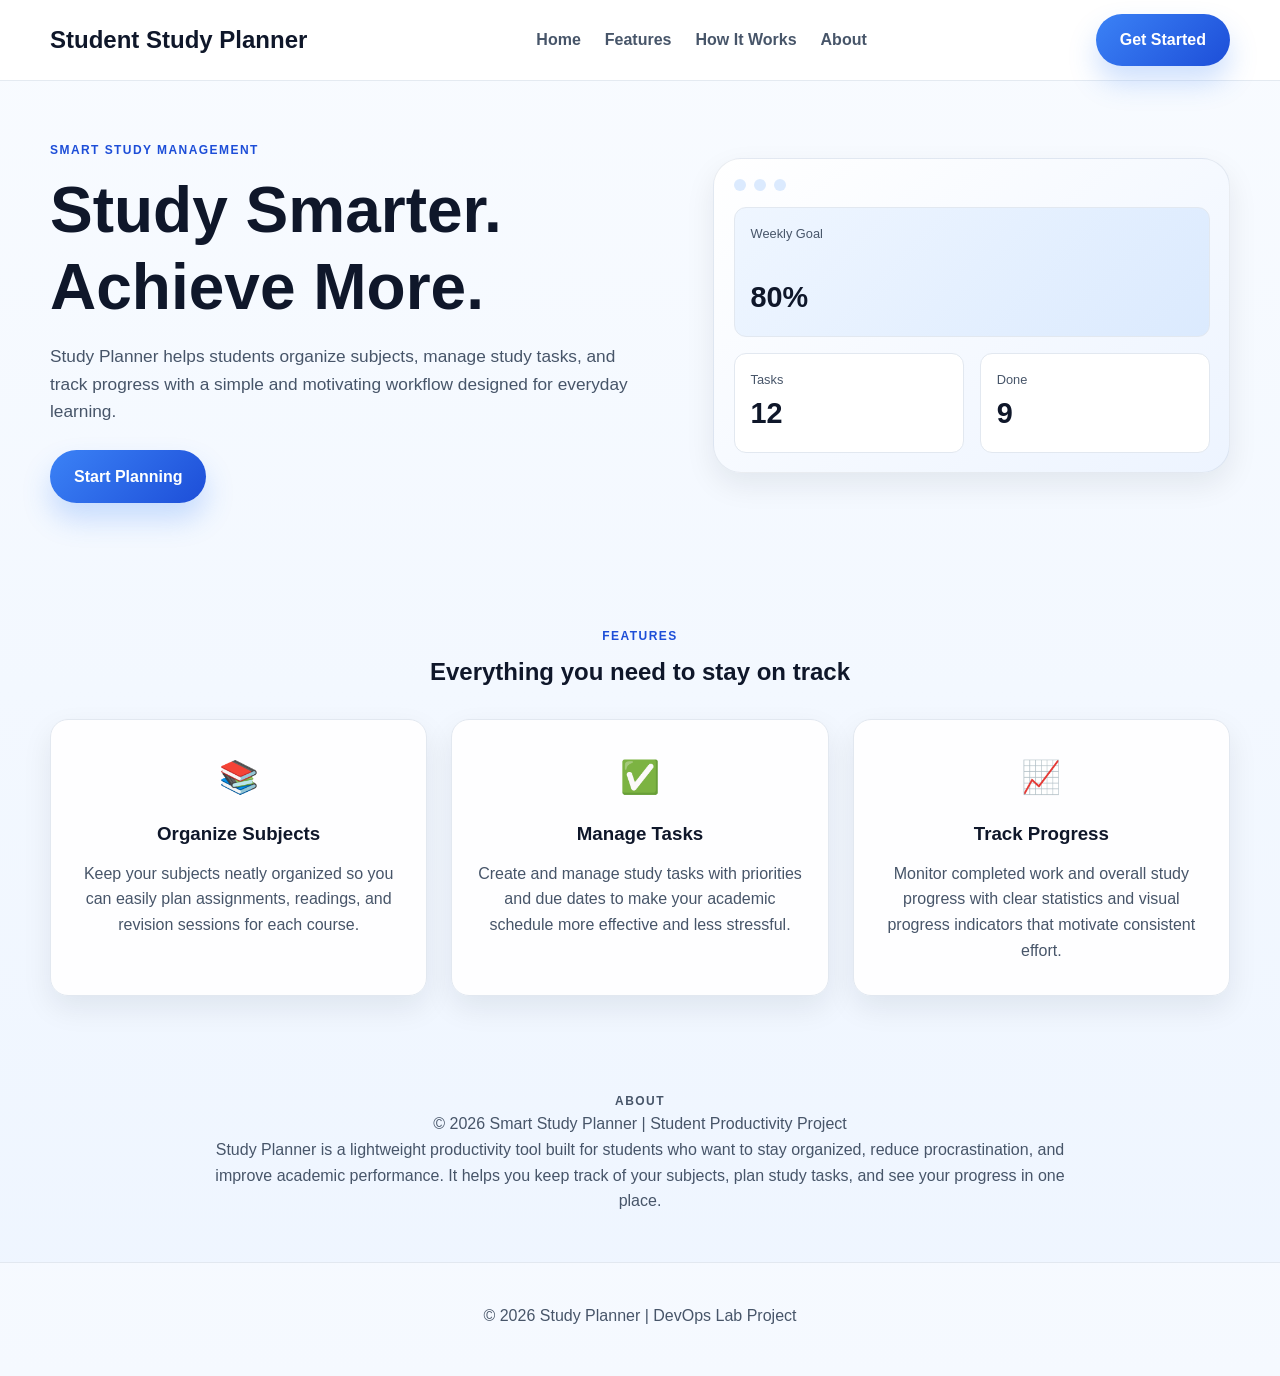
<file: index.html>
<!DOCTYPE html>
<html lang="en">
  <head>
    <meta charset="UTF-8" />
    <meta name="viewport" content="width=device-width, initial-scale=1.0" />
    <title>My Smart Study Planner</title>
    <meta
      name="description"
      content="Study Planner helps students organize subjects, manage tasks, and track academic progress."
    />
    <link rel="stylesheet" href="style.css" />
  </head>
  <body>
    <header class="site-header">
      <nav class="navbar container" aria-label="Main navigation">
        <a href="index.html" class="brand" aria-label="Study Planner home">Student Study Planner</a>
<div class="nav-links">
  <a href="#home">Home</a>
  <a href="#features">Features</a>
  <a href="#how-it-works">How It Works</a>
  <a href="#about">About</a>
</div>

        
<a href="dashboard.html" class="btn btn-primary nav-cta">Get Started</a>
      </nav>
    </header>

    <main id="home">
      <section class="hero">
        <div class="container hero-content">
          <div class="hero-text">
            <p class="eyebrow">Smart study management</p>
            <h1>
  Study Smarter.
  <span>Achieve More.</span>
</h1>

            <p class="hero-description">
              Study Planner helps students organize subjects, manage study tasks, and track
              progress with a simple and motivating workflow designed for everyday learning.
            </p>
            <div class="hero-actions">
              <a href="dashboard.html" class="btn btn-primary">Start Planning</a>
            </div>
          </div>
          <div class="hero-visual" aria-hidden="true">
            <div class="dashboard-preview">
              <div class="preview-header">
                <span class="circle"></span>
                <span class="circle"></span>
                <span class="circle"></span>
              </div>
              <div class="preview-body">
                <div class="preview-card preview-card-large">
                  <span>Weekly Goal</span>
                  <strong>80%</strong>
                </div>
                <div class="preview-row">
                  <div class="preview-card">
                    <span>Tasks</span>
                    <strong>12</strong>
                  </div>
                  <div class="preview-card">
                    <span>Done</span>
                    <strong>9</strong>
                  </div>
                </div>
              </div>
            </div>
          </div>
        </div>
      </section>

      <section id="features" class="features section">
        <div class="container">
          <div class="section-heading">
            <p class="eyebrow">Features</p>
            <h2>Everything you need to stay on track</h2>
          </div>

          <div class="feature-grid">
            <article class="feature-card">
              <div class="feature-icon">📚</div>
              <h3>Organize Subjects</h3>
              <p>
                Keep your subjects neatly organized so you can easily plan assignments,
                readings, and revision sessions for each course.
              </p>
            </article>

            <article class="feature-card">
              <div class="feature-icon">✅</div>
              <h3>Manage Tasks</h3>
              <p>
                Create and manage study tasks with priorities and due dates to make your
                academic schedule more effective and less stressful.
              </p>
            </article>

            <article class="feature-card">
              <div class="feature-icon">📈</div>
              <h3>Track Progress</h3>
              <p>
                Monitor completed work and overall study progress with clear statistics and
                visual progress indicators that motivate consistent effort.
              </p>
            </article>
          </div>
        </div>
      </section>

      <section id="about" class="about section">
        <div class="container about-content">
          <div class="about-text">
            <p class="eyebrow">About</p>
            <p>© 2026 Smart Study Planner | Student Productivity Project</p>
            <p>
              Study Planner is a lightweight productivity tool built for students who want to
              stay organized, reduce procrastination, and improve academic performance. It
              helps you keep track of your subjects, plan study tasks, and see your progress in
              one place.
            </p>
          </div>
        </div>
      </section>
    </main>

    <footer class="site-footer">
      <div class="container footer-content">
        <p>© 2026 Study Planner | DevOps Lab Project</p>
      </div>
    </footer>
  </body>
</html>
</file>
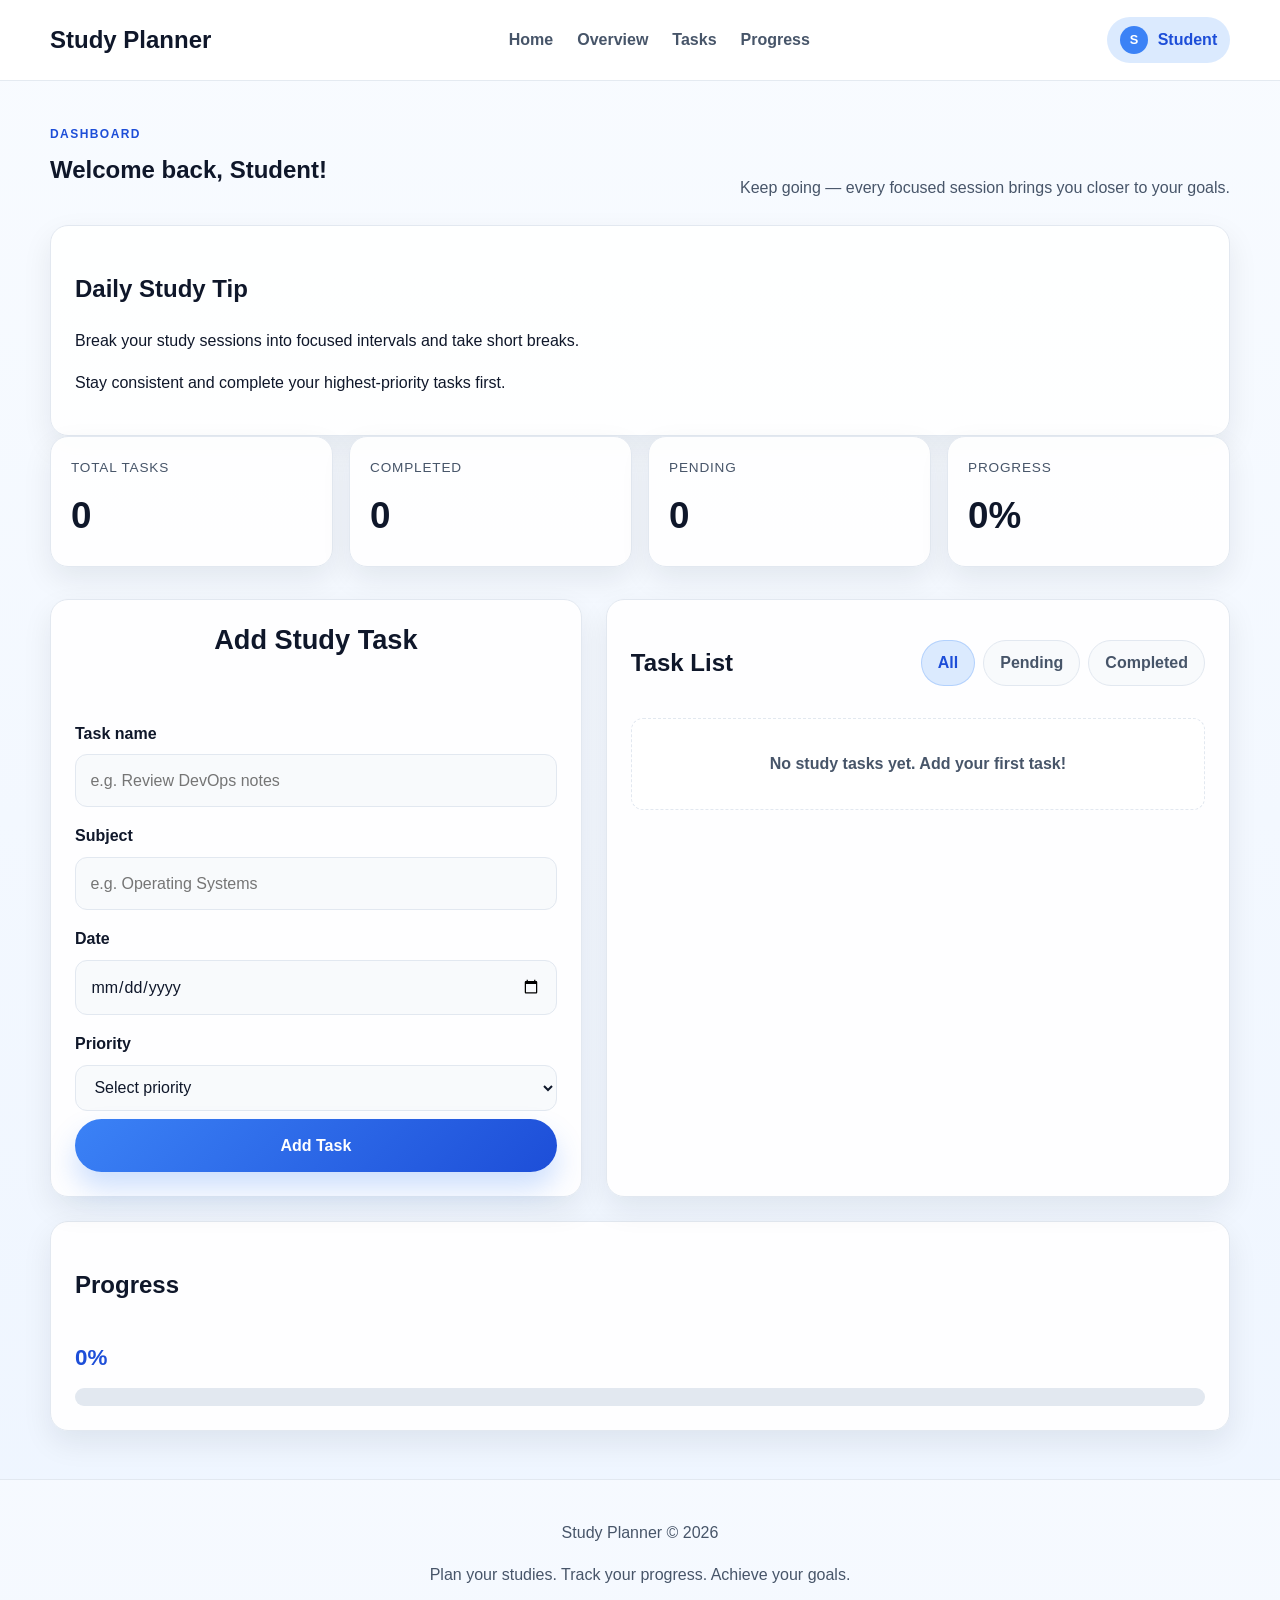
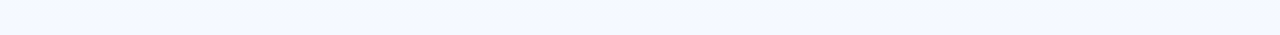
<file: dashboard.html>
<!DOCTYPE html>
<html lang="en">
  <head>
    <meta charset="UTF-8" />
    <meta name="viewport" content="width=device-width, initial-scale=1.0" />
   <title>Study Planner | Student Dashboard</title>
    <meta
      name="description"
      content="Study Planner dashboard for managing subjects, tasks, priorities, and study progress."
    />
    <link rel="stylesheet" href="style.css" />
  </head>
  <body>
    <header class="site-header dashboard-header">
      <nav class="navbar container" aria-label="Dashboard navigation">
        <a href="index.html" class="brand" aria-label="Study Planner home">Study Planner</a>
<div class="nav-links">
  <a href="index.html">Home</a>
  <a href="#dashboard-overview">Overview</a>
  <a href="#tasks">Tasks</a>
  <a href="#progress-heading">Progress</a>
</div>

              <div class="profile-badge" aria-label="Student profile">
          <span class="profile-dot">S</span>
          <span>Student</span>
        </div>
      </nav>
    </header>

    <main id="dashboard-overview" class="dashboard-main container">
      <section class="welcome-section">
        <div>
          <p class="eyebrow">Dashboard</p>
          <h1>Welcome back, Student!</h1>
        </div>
        <p class="welcome-message">Keep going — every focused session brings you closer to your goals.</p>
      </section>
      <section class="panel study-tip">
        <h2>Daily Study Tip</h2>
        <p>Break your study sessions into focused intervals and take short breaks.</p>
        <p>Stay consistent and complete your highest-priority tasks first.</p>
      </section>
      <section class="stats-grid" aria-label="Study statistics">
        <article class="stat-card">
          <span class="stat-label">Total Tasks</span>
          <strong id="totalTasks">0</strong>
        </article>
        <article class="stat-card">
          <span class="stat-label">Completed</span>
          <strong id="completedTasks">0</strong>
        </article>
        <article class="stat-card">
          <span class="stat-label">Pending</span>
          <strong id="pendingTasks">0</strong>
        </article>
        <article class="stat-card">
          <span class="stat-label">Progress</span>
          <strong id="progressValue">0%</strong>
        </article>
      </section>

      <section class="dashboard-layout">
        <div class="panel">
          <section class="task-form-section" aria-labelledby="add-task-heading">
            <div class="section-heading inline-heading">
              <h2 id="add-task-heading">Add Study Task</h2>
            </div>

            <form id="task-form" novalidate>
              <div class="form-grid">
                <div class="field-group">
                  <label for="taskName">Task name</label>
                  <input id="taskName" name="taskName" type="text" placeholder="e.g. Review DevOps notes" required />
                </div>

                <div class="field-group">
                  <label for="subject">Subject</label>
                  <input id="subject" name="subject" type="text" placeholder="e.g. Operating Systems" required />
                </div>

                <div class="field-group">
                  <label for="taskDate">Date</label>
                  <input id="taskDate" name="taskDate" type="date" required />
                </div>

                <div class="field-group">
                  <label for="priority">Priority</label>
                  <select id="priority" name="priority" required>
                    <option value="">Select priority</option>
                    <option value="High">High</option>
                    <option value="Medium">Medium</option>
                    <option value="Low">Low</option>
                  </select>
                </div>
              </div>

              <button type="submit" class="btn btn-primary task-submit">Add Task</button>
            </form>
          </section>
        </div>

        <div class="panel tasks-panel" id="tasks">
          <div class="section-header tasks-header">
            <h2>Task List</h2>
            <div class="filter-group" aria-label="Filter tasks">
              <button class="filter-btn active" type="button" data-filter="all">All</button>
              <button class="filter-btn" type="button" data-filter="pending">Pending</button>
              <button class="filter-btn" type="button" data-filter="completed">Completed</button>
            </div>
          </div>

          <div id="taskList" class="task-list" aria-live="polite"></div>
        </div>
      </section>

      <section class="panel progress-panel" aria-labelledby="progress-heading">
        <div class="section-header">
          <h2 id="progress-heading">Progress</h2>
        </div>
        <div class="progress-meta">
          <span id="progressText">0%</span>
        </div>
        <div class="progress-bar" aria-label="Task progress bar" aria-valuemin="0" aria-valuemax="100">
          <div id="progressBar" class="progress-fill" style="width: 0%"></div>
        </div>
      </section>
    </main>
	<footer class="site-footer">
      <p>Study Planner &copy; 2026</p>
      <p>Plan your studies. Track your progress. Achieve your goals.</p>
    </footer>

    <script src="script.js"></script>
  </body>
</html>
</file>
<file: style.css>
:root {
  --primary: #3b82f6;
  --primary-dark: #1d4ed8;
  --primary-soft: #dbeafe;
  --secondary: #0f172a;
  --muted: #475569;
  --surface: #ffffff;
  --surface-alt: #f8fafc;
  --border: #e2e8f0;
  --success: #10b981;
  --success-soft: #d1fae5;
  --warning: #f59e0b;
  --warning-soft: #fef3c7;
  --danger: #ef4444;
  --danger-soft: #fee2e2;
  --shadow: 0 12px 30px rgba(15, 23, 42, 0.08);
  --radius: 18px;
  --radius-sm: 12px;
  --container: 1180px;
  --space-xs: 0.5rem;
  --space-sm: 0.75rem;
  --space-md: 1rem;
  --space-lg: 1.5rem;
  --space-xl: 2rem;
  --space-2xl: 3rem;
}

* {
  box-sizing: border-box;
}

html {
  scroll-behavior: smooth;
}

body {
  margin: 0;
  font-family: Arial, Helvetica, sans-serif;
  background: linear-gradient(180deg, #f8fbff 0%, #eef5ff 100%);
  color: var(--secondary);
  line-height: 1.6;
}

a {
  color: inherit;
  text-decoration: none;
}

img {
  max-width: 100%;
  display: block;
}

button,
input,
select {
  font: inherit;
}

.container {
  width: min(var(--container), calc(100% - 2rem));
  margin: 0 auto;
}

.section {
  padding: var(--space-2xl) 0;
}

.site-header {
  position: sticky;
  top: 0;
  background: rgba(255, 255, 255, 0.9);
  backdrop-filter: blur(10px);
  border-bottom: 1px solid rgba(226, 232, 240, 0.9);
  z-index: 20;
}

.navbar {
  display: flex;
  align-items: center;
  justify-content: space-between;
  min-height: 80px;
  gap: 1rem;
}

.brand {
  font-size: 1.5rem;
  font-weight: 700;
  color: var(--secondary);
}

.nav-links {
  display: flex;
  align-items: center;
  gap: 1.5rem;
  color: var(--muted);
  font-weight: 600;
}

.nav-links a {
  transition: color 0.2s ease;
}

.nav-links a:hover,
.nav-links a:focus-visible {
  color: var(--primary);
}

.btn {
  display: inline-flex;
  align-items: center;
  justify-content: center;
  border: none;
  border-radius: 999px;
  padding: 0.85rem 1.5rem;
  font-weight: 700;
  cursor: pointer;
  transition: transform 0.2s ease, box-shadow 0.2s ease, background 0.2s ease;
}

.btn:hover,
.btn:focus-visible {
  transform: translateY(-1px);
}

.btn-primary {
  background: linear-gradient(135deg, var(--primary) 0%, var(--primary-dark) 100%);
  color: var(--surface);
  box-shadow: 0 16px 28px rgba(59, 130, 246, 0.25);
}

.btn-primary:hover,
.btn-primary:focus-visible {
  box-shadow: 0 18px 30px rgba(59, 130, 246, 0.32);
}

.hero {
  padding: var(--space-2xl) 0 4rem;
}

.hero-content {
  display: grid;
  grid-template-columns: 1.1fr 0.9fr;
  align-items: center;
  gap: 2rem;
}

.eyebrow {
  text-transform: uppercase;
  letter-spacing: 0.12em;
  font-size: 0.75rem;
  color: var(--primary-dark);
  font-weight: 700;
  margin-bottom: 0.75rem;
}

.hero-text h1,
.section-heading h2,
.about-text h2,
.welcome-section h1 {
  margin: 0 0 1rem;
  line-height: 1.2;
}

.hero-text h1 {
  font-size: clamp(2.5rem, 5vw, 4rem);
  max-width: 650px;
}

.hero-description {
  max-width: 600px;
  color: var(--muted);
  font-size: 1.08rem;
  margin-bottom: 1.5rem;
}

.hero-actions {
  display: flex;
  gap: 1rem;
  flex-wrap: wrap;
}

.dashboard-preview {
  background: linear-gradient(145deg, #ffffff 0%, #edf4ff 100%);
  border: 1px solid rgba(148, 163, 184, 0.2);
  border-radius: 28px;
  box-shadow: var(--shadow);
  padding: 1.2rem;
}

.preview-header {
  display: flex;
  gap: 0.5rem;
  margin-bottom: 1rem;
}

.circle {
  width: 12px;
  height: 12px;
  border-radius: 50%;
  background: #dbeafe;
}

.preview-body {
  display: grid;
  gap: 1rem;
}

.preview-card {
  background: var(--surface);
  border-radius: var(--radius-sm);
  border: 1px solid var(--border);
  padding: 1rem;
  min-height: 90px;
  display: flex;
  flex-direction: column;
  justify-content: space-between;
}

.preview-card-large {
  min-height: 130px;
  background: linear-gradient(135deg, #eff6ff 0%, #dbeafe 100%);
}

.preview-card span {
  color: var(--muted);
  font-size: 0.8rem;
}

.preview-card strong {
  font-size: 1.8rem;
}

.preview-row {
  display: grid;
  grid-template-columns: repeat(2, minmax(0, 1fr));
  gap: 1rem;
}

.section-heading {
  text-align: center;
  margin-bottom: 2rem;
}

.feature-grid {
  display: grid;
  grid-template-columns: repeat(3, minmax(0, 1fr));
  gap: 1.5rem;
}

.feature-card,
.stat-card,
.panel {
  background: rgba(255, 255, 255, 0.92);
  border: 1px solid var(--border);
  border-radius: var(--radius);
  box-shadow: var(--shadow);
}

.feature-card {
  padding: 2rem 1.5rem;
  text-align: center;
}

.feature-icon {
  font-size: 2rem;
  margin-bottom: 1rem;
}

.feature-card h3 {
  margin: 0 0 0.75rem;
}

.feature-card p,
.about-text p {
  margin: 0;
  color: var(--muted);
}

.about-content {
  max-width: 860px;
  margin: 0 auto;
  text-align: center;
}

.site-footer {
  padding: 1.5rem 0 2rem;
  text-align: center;
  color: var(--muted);
  border-top: 1px solid var(--border);
  background: rgba(255, 255, 255, 0.4);
}

.dashboard-main {
  padding: 2rem 0 3rem;
}

.welcome-section {
  display: flex;
  align-items: end;
  justify-content: space-between;
  gap: 1rem;
  margin-bottom: 1.5rem;
}

.welcome-message {
  color: var(--muted);
  margin: 0;
}

.stats-grid {
  display: grid;
  grid-template-columns: repeat(4, minmax(0, 1fr));
  gap: 1rem;
  margin-bottom: 2rem;
}

.stat-card {
  padding: 1.25rem;
  display: flex;
  flex-direction: column;
  gap: 0.5rem;
}

.stat-label {
  color: var(--muted);
  font-size: 0.85rem;
  text-transform: uppercase;
  letter-spacing: 0.06em;
}

.stat-card strong {
  font-size: clamp(1.6rem, 3vw, 2.3rem);
}

.dashboard-layout {
  display: grid;
  grid-template-columns: 0.92fr 1.08fr;
  gap: 1.5rem;
  margin-bottom: 1.5rem;
}

.panel {
  padding: 1.5rem;
}

.task-form-section {
  display: flex;
  flex-direction: column;
  gap: 1rem;
}

.inline-heading h2 {
  margin: 0;
  font-size: 1.7rem;
}

.form-grid {
  display: grid;
  grid-template-columns: 1fr;
  gap: 1rem;
  margin-top: 1rem;
}

.field-group {
  display: flex;
  flex-direction: column;
  gap: 0.5rem;
}

.field-group label {
  font-weight: 600;
}

.field-group input,
.field-group select {
  width: 100%;
  padding: 0.8rem 0.9rem;
  border-radius: var(--radius-sm);
  border: 1px solid var(--border);
  background: var(--surface-alt);
  color: var(--secondary);
  transition: border-color 0.2s ease, box-shadow 0.2s ease;
}

.field-group input:focus,
.field-group select:focus {
  outline: none;
  border-color: var(--primary);
  box-shadow: 0 0 0 4px rgba(59, 130, 246, 0.12);
}

.task-submit {
  margin-top: 0.5rem;
  width: 100%;
}

.section-header {
  display: flex;
  align-items: center;
  justify-content: space-between;
  gap: 1rem;
  margin-bottom: 1rem;
}

.tasks-header {
  flex-wrap: wrap;
}

.filter-group {
  display: flex;
  gap: 0.5rem;
  flex-wrap: wrap;
}

.filter-btn {
  border: 1px solid var(--border);
  background: var(--surface-alt);
  color: var(--muted);
  padding: 0.6rem 1rem;
  border-radius: 999px;
  cursor: pointer;
  font-weight: 600;
  transition: all 0.2s ease;
}

.filter-btn.active {
  background: var(--primary-soft);
  border-color: rgba(59, 130, 246, 0.25);
  color: var(--primary-dark);
}

.task-list {
  display: grid;
  gap: 1rem;
}

.task-item {
  border: 1px solid var(--border);
  border-radius: var(--radius-sm);
  background: var(--surface-alt);
  padding: 1rem;
  display: grid;
  gap: 0.9rem;
  transition: transform 0.2s ease, border-color 0.2s ease;
}

.task-item:hover {
  transform: translateY(-1px);
  border-color: rgba(59, 130, 246, 0.18);
}

.task-item.completed {
  background: linear-gradient(135deg, #f0fdf4 0%, #ecfdf5 100%);
  border-color: rgba(16, 185, 129, 0.24);
}

.task-top {
  display: flex;
  justify-content: space-between;
  gap: 0.75rem;
  align-items: start;
}

.task-meta {
  display: flex;
  flex-wrap: wrap;
  gap: 0.5rem 0.75rem;
  color: var(--muted);
  font-size: 0.9rem;
}

.task-name {
  margin: 0;
  font-size: 1.15rem;
}

.task-item.completed .task-name {
  text-decoration: line-through;
  color: rgba(15, 23, 42, 0.7);
}

.priority-badge {
  display: inline-flex;
  align-items: center;
  justify-content: center;
  padding: 0.35rem 0.7rem;
  border-radius: 999px;
  font-weight: 700;
  font-size: 0.75rem;
}

.priority-high {
  background: var(--danger-soft);
  color: var(--danger);
}

.priority-medium {
  background: var(--warning-soft);
  color: #b45309;
}

.priority-low {
  background: var(--success-soft);
  color: #047857;
}

.task-status {
  display: inline-flex;
  align-items: center;
  gap: 0.35rem;
  padding: 0.35rem 0.7rem;
  border-radius: 999px;
  font-size: 0.75rem;
  font-weight: 700;
}

.status-pending {
  background: var(--warning-soft);
  color: #b45309;
}

.status-completed {
  background: var(--success-soft);
  color: #047857;
}

.task-actions {
  display: flex;
  gap: 0.65rem;
  flex-wrap: wrap;
}

.action-btn {
  border: none;
  border-radius: 10px;
  padding: 0.7rem 1rem;
  cursor: pointer;
  font-weight: 700;
  transition: transform 0.2s ease, opacity 0.2s ease;
}

.action-btn:hover,
.action-btn:focus-visible {
  transform: translateY(-1px);
}

.complete-btn {
  background: var(--success-soft);
  color: #047857;
}

.delete-btn {
  background: var(--danger-soft);
  color: var(--danger);
}

.empty-state {
  border: 1px dashed var(--border);
  border-radius: var(--radius-sm);
  background: rgba(255, 255, 255, 0.5);
  padding: 2rem 1rem;
  text-align: center;
  color: var(--muted);
  font-weight: 600;
}

.progress-panel {
  margin-top: 1rem;
}

.progress-meta {
  margin-bottom: 0.75rem;
  font-size: 1.4rem;
  font-weight: 700;
  color: var(--primary-dark);
}

.progress-bar {
  width: 100%;
  height: 18px;
  background: #e2e8f0;
  border-radius: 999px;
  overflow: hidden;
}

.progress-fill {
  height: 100%;
  width: 0%;
  background: linear-gradient(90deg, var(--primary) 0%, var(--success) 100%);
  border-radius: 999px;
  transition: width 0.3s ease;
}

.nav-cta {
  white-space: nowrap;
}

.profile-badge {
  display: flex;
  align-items: center;
  gap: 0.6rem;
  background: var(--primary-soft);
  color: var(--primary-dark);
  padding: 0.55rem 0.8rem;
  border-radius: 999px;
  font-weight: 700;
}

.profile-dot {
  width: 28px;
  height: 28px;
  display: inline-flex;
  align-items: center;
  justify-content: center;
  border-radius: 50%;
  background: var(--primary);
  color: #fff;
  font-size: 0.8rem;
}

@media (max-width: 840px) {
  .hero-content,
  .dashboard-layout,
  .feature-grid,
  .stats-grid {
    grid-template-columns: 1fr 1fr;
  }

  .hero-content {
    grid-template-columns: 1fr;
  }

  .dashboard-layout,
  .feature-grid,
  .stats-grid {
    grid-template-columns: 1fr;
  }

  .nav-links {
    display: none;
  }

  .welcome-section {
    flex-direction: column;
    align-items: flex-start;
  }
}

@media (max-width: 560px) {
  .navbar {
    min-height: 72px;
    padding: 0.8rem 0;
  }

  .brand {
    font-size: 1.2rem;
  }

  .nav-cta {
    padding: 0.7rem 1rem;
  }

  .btn {
    width: 100%;
  }

  .hero-actions {
    flex-direction: column;
  }

  .task-top,
  .section-header,
  .task-actions {
    flex-direction: column;
    align-items: flex-start;
  }

  .filter-group {
    width: 100%;
  }

  .filter-btn {
    flex: 1;
  }
}
</file>
